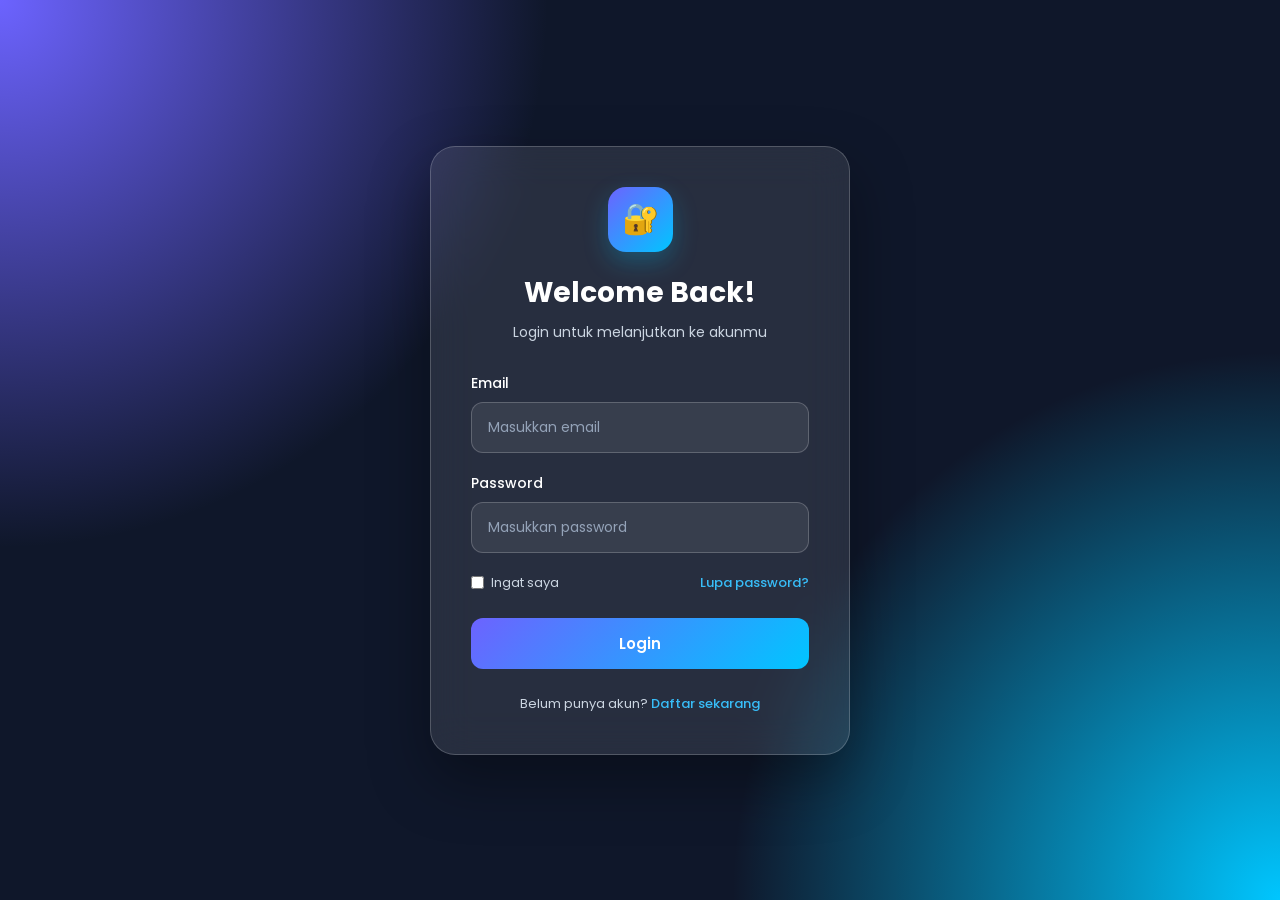
<file: index.html>
<!DOCTYPE html>
<html lang="id">
<head>
    <meta charset="UTF-8">
    <meta name="viewport" content="width=device-width, initial-scale=1.0">

    <title>Login Form</title>

    <!-- Google Font -->
    <link rel="preconnect" href="https://fonts.googleapis.com">
    <link rel="preconnect" href="https://fonts.gstatic.com" crossorigin>

    <link href="https://fonts.googleapis.com/css2?family=Poppins:wght@400;500;600;700&display=swap" rel="stylesheet">

    <!-- CSS -->
    <link rel="stylesheet" href="style.css">
</head>

<body>

    <div class="login-container">

        <div class="login-box">

            <div class="icon">
                🔐
            </div>

            <h1>Welcome Back!</h1>
            <p class="subtitle">Login untuk melanjutkan ke akunmu</p>

            <form id="loginForm">

                <div class="input-group">
                    <label for="email">Email</label>

                    <input
                        type="email"
                        id="email"
                        placeholder="Masukkan email"
                        required
                    >
                </div>

                <div class="input-group">
                    <label for="password">Password</label>

                    <input
                        type="password"
                        id="password"
                        placeholder="Masukkan password"
                        required
                    >
                </div>

                <div class="options">

                    <label class="remember">
                        <input type="checkbox">
                        <span>Ingat saya</span>
                    </label>

                    <a href="#">Lupa password?</a>

                </div>

                <button type="submit">Login</button>

            </form>

            <p class="register">
                Belum punya akun?
                <a href="register.html">Daftar sekarang</a>
            </p>

        </div>

    </div>

    <!-- JavaScript -->
    <script src="script.js"></script>

</body>
</html>
</file>
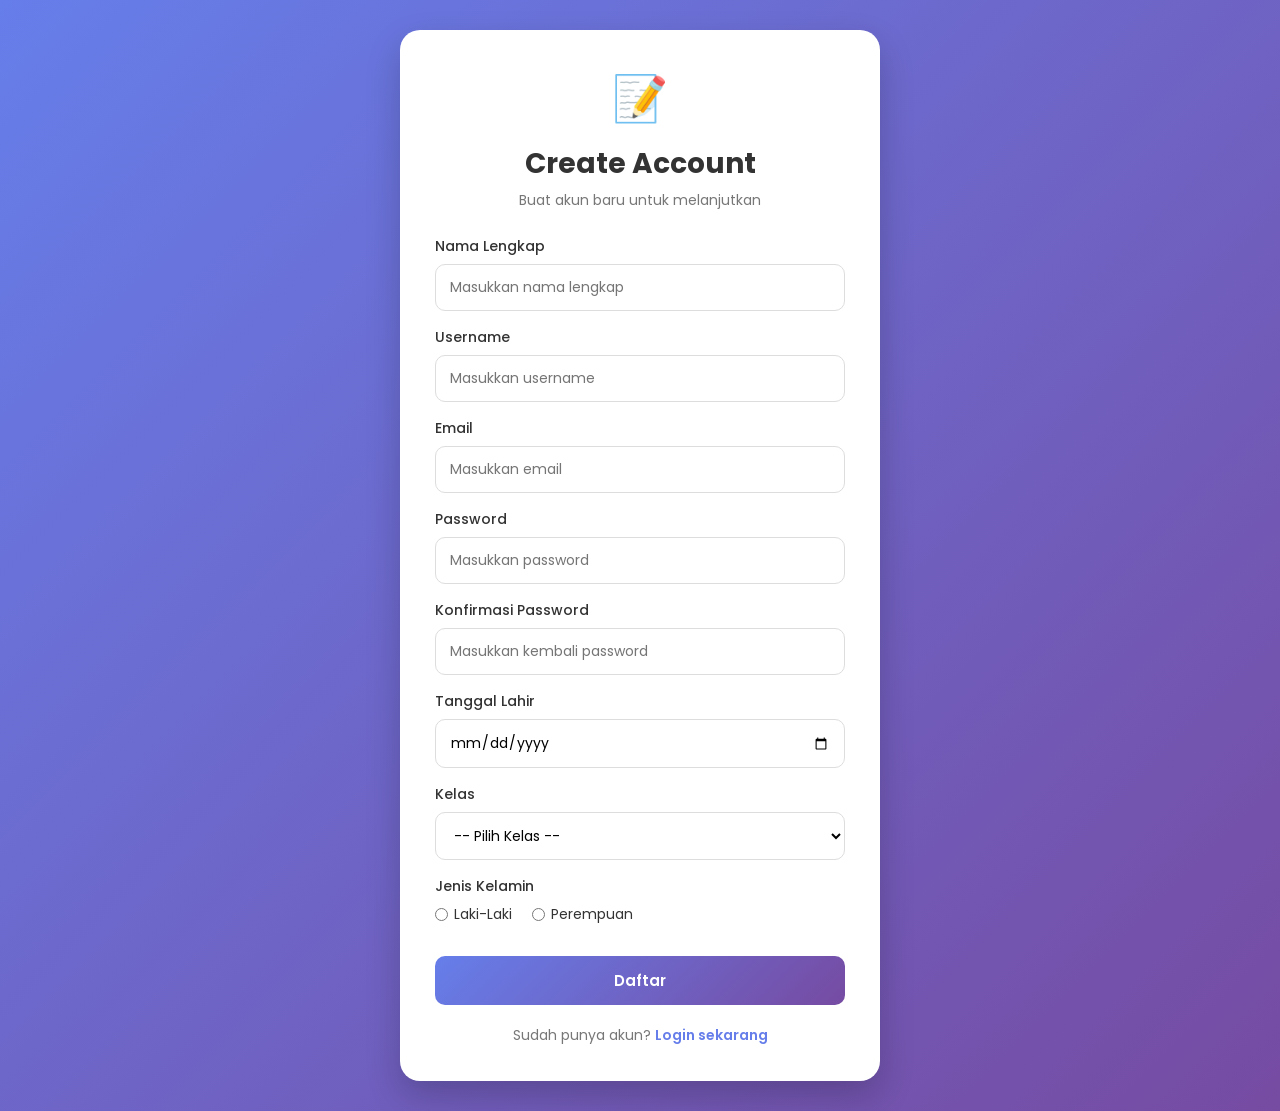
<file: register.html>
<!DOCTYPE html>
<html lang="id">
<head>
    <meta charset="UTF-8">
    <meta name="viewport" content="width=device-width, initial-scale=1.0">

    <title>Register Form</title>

    <!-- Google Font -->
    <link rel="preconnect" href="https://fonts.googleapis.com">
    <link rel="preconnect" href="https://fonts.gstatic.com" crossorigin>

    <link href="https://fonts.googleapis.com/css2?family=Poppins:wght@400;500;600;700&display=swap" rel="stylesheet">

    <!-- CSS Register -->
    <link rel="stylesheet" href="register.css">
</head>

<body>

    <div class="register-box">

        <div class="icon">
            📝
        </div>

        <h1>Create Account</h1>
        <p class="subtitle">Buat akun baru untuk melanjutkan</p>

        <form id="registerForm">

            <div class="input-group">
                <label for="nama_lengkap">Nama Lengkap</label>
                <input
                    type="text"
                    id="nama_lengkap"
                    name="nama_lengkap"
                    placeholder="Masukkan nama lengkap"
                    required
                >
            </div>

            <div class="input-group">
                <label for="username">Username</label>
                <input
                    type="text"
                    id="username"
                    name="username"
                    placeholder="Masukkan username"
                    required
                >
            </div>

            <div class="input-group">
                <label for="email">Email</label>
                <input
                    type="email"
                    id="email"
                    name="email"
                    placeholder="Masukkan email"
                    required
                >
            </div>

            <div class="input-group">
                <label for="password">Password</label>
                <input
                    type="password"
                    id="password"
                    name="password"
                    placeholder="Masukkan password"
                    required
                >
            </div>

            <div class="input-group">
                <label for="konfirm_password">Konfirmasi Password</label>
                <input
                    type="password"
                    id="konfirm_password"
                    name="konfirm_password"
                    placeholder="Masukkan kembali password"
                    required
                >
            </div>

            <div class="input-group">
                <label for="tanggal_lahir">Tanggal Lahir</label>
                <input
                    type="date"
                    id="tanggal_lahir"
                    name="tanggal_lahir"
                    required
                >
            </div>

            <div class="input-group">
                <label for="kelas">Kelas</label>

                <select id="kelas" name="kelas" required>
                    <option value="">-- Pilih Kelas --</option>
                    <option value="XI PPLG 1">XI PPLG 1</option>
                    <option value="XI PPLG 2">XI PPLG 2</option>
                    <option value="XI PPLG 3">XI PPLG 3</option>
                    <option value="XI PPLG 4">XI PPLG 4</option>
                    <option value="XI PPLG 5">XI PPLG 5</option>
                    <option value="XI PPLG 6">XI PPLG 6</option>
                </select>
            </div>

            <div class="input-group">
                <label>Jenis Kelamin</label>

                <div class="gender">

                    <label>
                        <input
                            type="radio"
                            name="jenis_kelamin"
                            value="Laki-Laki"
                            required
                        >
                        Laki-Laki
                    </label>

                    <label>
                        <input
                            type="radio"
                            name="jenis_kelamin"
                            value="Perempuan"
                        >
                        Perempuan
                    </label>

                </div>
            </div>

            <button type="submit">Daftar</button>

        </form>

        <p class="login-link">
            Sudah punya akun?
            <a href="index.html">Login sekarang</a>
        </p>

    </div>

    <!-- JavaScript -->
    <script src="script.js"></script>

</body>
</html>
</file>
<file: style.css>
* {
    margin: 0;
    padding: 0;
    box-sizing: border-box;
}

body {
    font-family: 'Poppins', sans-serif;
    min-height: 100vh;

    display: flex;
    justify-content: center;
    align-items: center;

    background:
        radial-gradient(circle at top left, #6c63ff 0%, transparent 35%),
        radial-gradient(circle at bottom right, #00c6ff 0%, transparent 35%),
        #0f172a;

    color: white;
}

/* Container */
.login-container {
    width: 100%;
    padding: 20px;
}

/* Login Box */
.login-box {
    width: 100%;
    max-width: 420px;
    margin: auto;

    padding: 40px;

    background: rgba(255, 255, 255, 0.10);
    border: 1px solid rgba(255, 255, 255, 0.20);

    backdrop-filter: blur(20px);
    -webkit-backdrop-filter: blur(20px);

    border-radius: 25px;

    box-shadow: 0 25px 60px rgba(0, 0, 0, 0.35);

    animation: fadeIn 0.8s ease;
}

/* Icon */
.icon {
    width: 65px;
    height: 65px;

    margin: 0 auto 20px;

    display: flex;
    justify-content: center;
    align-items: center;

    font-size: 30px;

    background: linear-gradient(135deg, #6c63ff, #00c6ff);

    border-radius: 18px;

    box-shadow: 0 10px 25px rgba(0, 198, 255, 0.25);
}

/* Heading */
h1 {
    text-align: center;
    font-size: 28px;
    margin-bottom: 8px;
}

.subtitle {
    text-align: center;
    color: #cbd5e1;
    font-size: 14px;
    margin-bottom: 30px;
}

/* Input */
.input-group {
    margin-bottom: 20px;
}

.input-group label {
    display: block;
    margin-bottom: 8px;

    font-size: 14px;
    font-weight: 500;
}

.input-group input {
    width: 100%;

    padding: 14px 16px;

    border: 1px solid rgba(255, 255, 255, 0.2);
    border-radius: 12px;

    outline: none;

    background: rgba(255, 255, 255, 0.08);
    color: white;

    font-family: inherit;
    font-size: 14px;

    transition: 0.3s;
}

.input-group input::placeholder {
    color: #94a3b8;
}

.input-group input:focus {
    border-color: #00c6ff;
    background: rgba(255, 255, 255, 0.12);

    box-shadow: 0 0 0 3px rgba(0, 198, 255, 0.12);
}

/* Options */
.options {
    display: flex;
    justify-content: space-between;
    align-items: center;

    margin-bottom: 25px;

    font-size: 13px;
}

.remember {
    display: flex;
    align-items: center;
    gap: 7px;

    color: #cbd5e1;
}

.remember input {
    accent-color: #00c6ff;
}

.options a,
.register a {
    color: #38bdf8;
    text-decoration: none;
    font-weight: 500;
}

.options a:hover,
.register a:hover {
    text-decoration: underline;
}

/* Button */
button {
    width: 100%;

    padding: 14px;

    border: none;
    border-radius: 12px;

    background: linear-gradient(135deg, #6c63ff, #00c6ff);

    color: white;

    font-family: inherit;
    font-size: 15px;
    font-weight: 600;

    cursor: pointer;

    transition: 0.3s;
}

button:hover {
    transform: translateY(-2px);

    box-shadow:
        0 10px 25px rgba(0, 198, 255, 0.25);
}

button:active {
    transform: scale(0.98);
}

/* Register */
.register {
    text-align: center;

    margin-top: 25px;

    color: #cbd5e1;
    font-size: 13px;
}

/* Animation */
@keyframes fadeIn {
    from {
        opacity: 0;
        transform: translateY(25px);
    }

    to {
        opacity: 1;
        transform: translateY(0);
    }
}

/* Responsive */
@media (max-width: 480px) {

    .login-box {
        padding: 30px 25px;
        border-radius: 20px;
    }

    h1 {
        font-size: 24px;
    }
}
</file>
<file: register.css>
* {
    margin: 0;
    padding: 0;
    box-sizing: border-box;
    font-family: 'Poppins', sans-serif;
}

body {
    min-height: 100vh;
    display: flex;
    justify-content: center;
    align-items: center;
    background: linear-gradient(135deg, #667eea, #764ba2);
    padding: 30px 15px;
}

.register-box {
    width: 100%;
    max-width: 480px;
    background: white;
    padding: 35px;
    border-radius: 20px;
    box-shadow: 0 15px 35px rgba(0, 0, 0, 0.2);
}

.icon {
    text-align: center;
    font-size: 45px;
    margin-bottom: 10px;
}

h1 {
    text-align: center;
    font-size: 28px;
    color: #333;
    margin-bottom: 5px;
}

.subtitle {
    text-align: center;
    color: #777;
    font-size: 14px;
    margin-bottom: 25px;
}

.input-group {
    margin-bottom: 16px;
}

.input-group label {
    display: block;
    margin-bottom: 7px;
    color: #333;
    font-size: 14px;
    font-weight: 500;
}

.input-group input[type="text"],
.input-group input[type="email"],
.input-group input[type="password"],
.input-group input[type="date"],
.input-group select {
    width: 100%;
    padding: 12px 14px;
    border: 1px solid #ddd;
    border-radius: 10px;
    outline: none;
    font-size: 14px;
    transition: 0.3s;
    background: white;
}

.input-group input:focus,
.input-group select:focus {
    border-color: #667eea;
    box-shadow: 0 0 0 3px rgba(102, 126, 234, 0.1);
}

.gender {
    display: flex;
    gap: 20px;
    margin-top: 5px;
}

.gender label {
    display: flex;
    align-items: center;
    gap: 6px;
    font-size: 14px;
    font-weight: 400;
    cursor: pointer;
}

.gender input {
    accent-color: #667eea;
}

button {
    width: 100%;
    padding: 13px;
    border: none;
    border-radius: 10px;
    background: linear-gradient(135deg, #667eea, #764ba2);
    color: white;
    font-size: 15px;
    font-weight: 600;
    cursor: pointer;
    margin-top: 8px;
}

button:hover {
    opacity: 0.9;
}

.login-link {
    text-align: center;
    margin-top: 20px;
    font-size: 14px;
    color: #777;
}

.login-link a {
    color: #667eea;
    text-decoration: none;
    font-weight: 600;
}

.login-link a:hover {
    text-decoration: underline;
}
</file>
